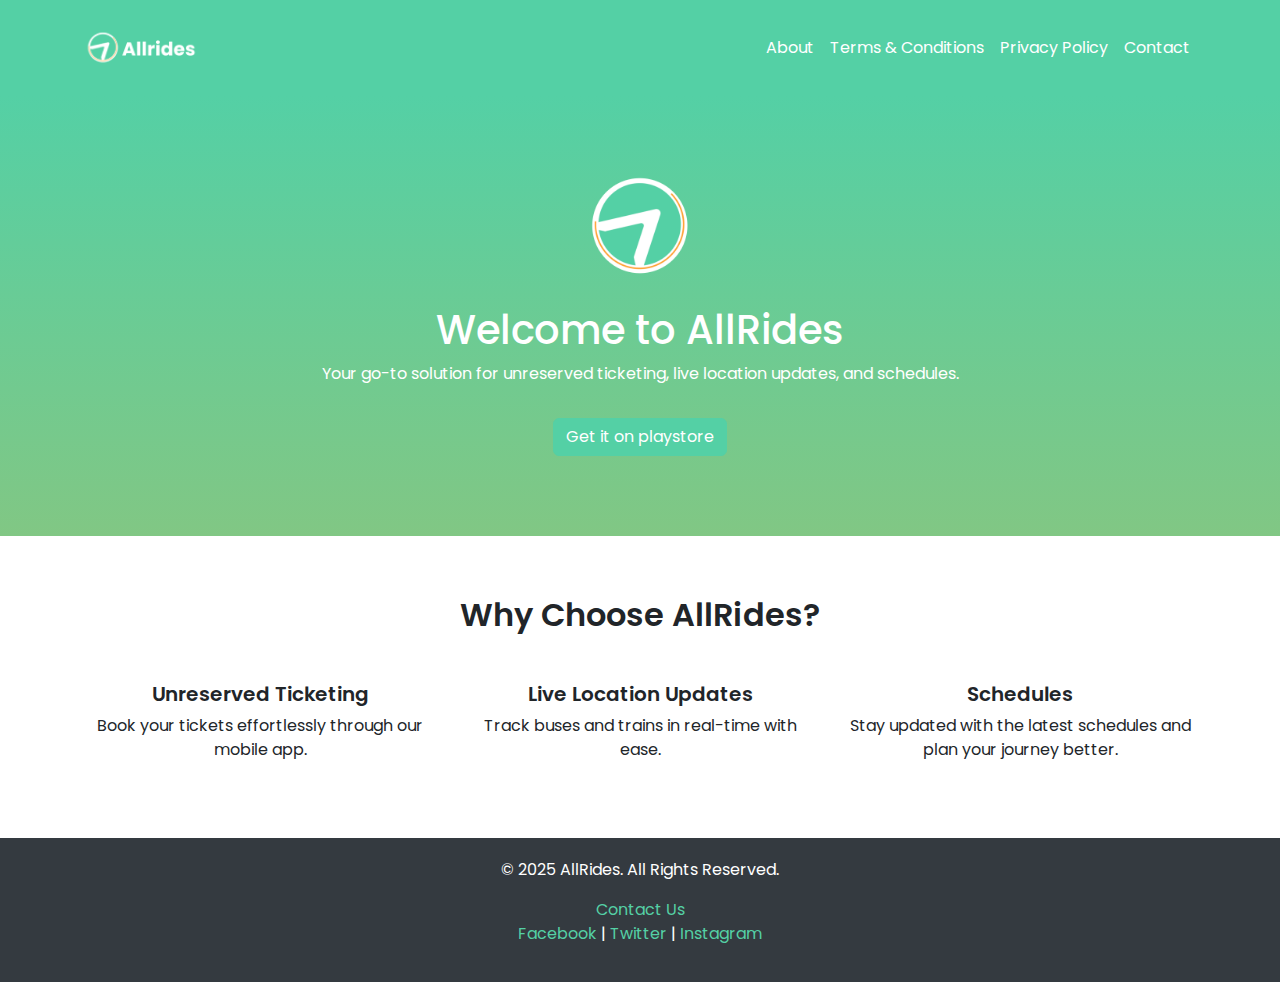
<file: index.html>
<!DOCTYPE html>
<html lang="en">

<head>
    <meta charset="UTF-8">
    <meta name="viewport" content="width=device-width, initial-scale=1.0">
    <title>AllRides - Your easy way around</title>
    <!-- Bootstrap CDN -->
    <link href="https://cdn.jsdelivr.net/npm/bootstrap@5.3.0-alpha3/dist/css/bootstrap.min.css" rel="stylesheet">
    <!-- Google Fonts -->
    <link href="https://fonts.googleapis.com/css2?family=Poppins:wght@400;600&display=swap" rel="stylesheet">
    <link href="style.css" rel="stylesheet">
    <style>
        body {
            font-family: 'Poppins', sans-serif;
        }


        .hero-section {
            background: linear-gradient(to bottom, #54D0A5, #81c784);
            color: white;
            padding: 80px 20px;
            text-align: center;
        }

        .hero-image {
            height: 100px;
            margin-bottom: 30px;
        }

        .features-section {
            padding: 60px 20px;
        }

        .features-section h2 {
            font-weight: 600;
        }

        .footer {
            background-color: #343a40;
            color: white;
            padding: 20px 0;
            text-align: center;
        }

        .footer a {
            color: #54D0A5;
            text-decoration: none;
        }

        .footer a:hover {
            text-decoration: underline;
        }

        .btn-light {
            background-color: #54D0A5;
            border-color: #54D0A5;
            color: white;
        }

        .btn-light:hover {
            background-color: #45b18c;
            border-color: #45b18c;
            color: white;
        }
       .features-section h5{
            font-weight: 600;
        }
    </style>
</head>

<body>
    <!-- Navigation Bar -->
    <nav class="navbar navbar-expand-lg navbar-dark" style="background-color: #54D0A5;">
        <div class="container">
            <a class="navbar-brand" href="https://allrides.in">
                <img src="logo_name_250x150.png" alt="Allrides Logo" class="logo">
            </a>
            <button class="navbar-toggler" type="button" data-bs-toggle="collapse" data-bs-target="#navbarNav"
                aria-controls="navbarNav" aria-expanded="false" aria-label="Toggle navigation">
                <span class="navbar-toggler-icon"></span>
            </button>
            <div class="collapse navbar-collapse" id="navbarNav">
                <ul class="navbar-nav ms-auto">
                    <li class="nav-item">
                        <a class="nav-link" href="https://allrides.in/about">About</a>
                    </li>
                    <li class="nav-item">
                        <a class="nav-link" href="https://allrides.in/terms-and-conditions">Terms & Conditions</a>
                    </li>
                    <li class="nav-item">
                        <a class="nav-link" href="https://allrides.in/privacy-policy">Privacy Policy</a>
                    </li>
                    <li class="nav-item">
                        <a class="nav-link" href="https://allrides.in/contact">Contact</a>
                    </li>
                </ul>
            </div>
        </div>
    </nav>

    <!-- Hero Section -->
    <section class="hero-section">
        <div class="container">
            <img src="logo.png" alt="Allrides Logo" class="hero-image">
            <h1>Welcome to AllRides</h1>
            <p>Your go-to solution for unreserved ticketing, live location updates, and schedules.</p>
            <a href="https://play.google.com/store/apps/details?id=in.transitfolks.allrides&pcampaignid=web_share"
                class="btn btn-light  mt-3">Get it on playstore</a>
        </div>
    </section>

    <!-- Features Section -->
    <section class="features-section">
        <div class="container">
            <h2 class="text-center mb-5">Why Choose AllRides?</h2>
            <div class="row text-center">
                <div class="col-md-4">
                    <!-- <img src="https://via.placeholder.com/100" alt="Unreserved Ticketing" class="mb-3"> -->
                    <h5>Unreserved Ticketing</h5>
                    <p>Book your tickets effortlessly through our mobile app.</p>
                </div>
                <div class="col-md-4">
                    <!-- <img src="https://via.placeholder.com/100" alt="Live Location Updates" class="mb-3"> -->
                    <h5>Live Location Updates</h5>
                    <p>Track buses and trains in real-time with ease.</p>
                </div>
                <div class="col-md-4">
                    <!-- <img src="https://via.placeholder.com/100" alt="Schedules" class="mb-3"> -->
                    <h5>Schedules</h5>
                    <p>Stay updated with the latest schedules and plan your journey better.</p>
                </div>
            </div>
        </div>
    </section>

    <!-- Footer -->
    <footer class="footer">
        <div class="container">
            <p>&copy; 2025 AllRides. All Rights Reserved.</p>
            <p>
                <a href="#contact">Contact Us</a> <br>
                <a href="#">Facebook</a> |
                <a href="#">Twitter</a> |
                <a href="#">Instagram</a>
            </p>
        </div>
    </footer>

    <!-- Bootstrap JS CDN -->
    <script src="https://cdn.jsdelivr.net/npm/bootstrap@5.3.0-alpha3/dist/js/bootstrap.bundle.min.js"></script>
</body>

</html>
</file>
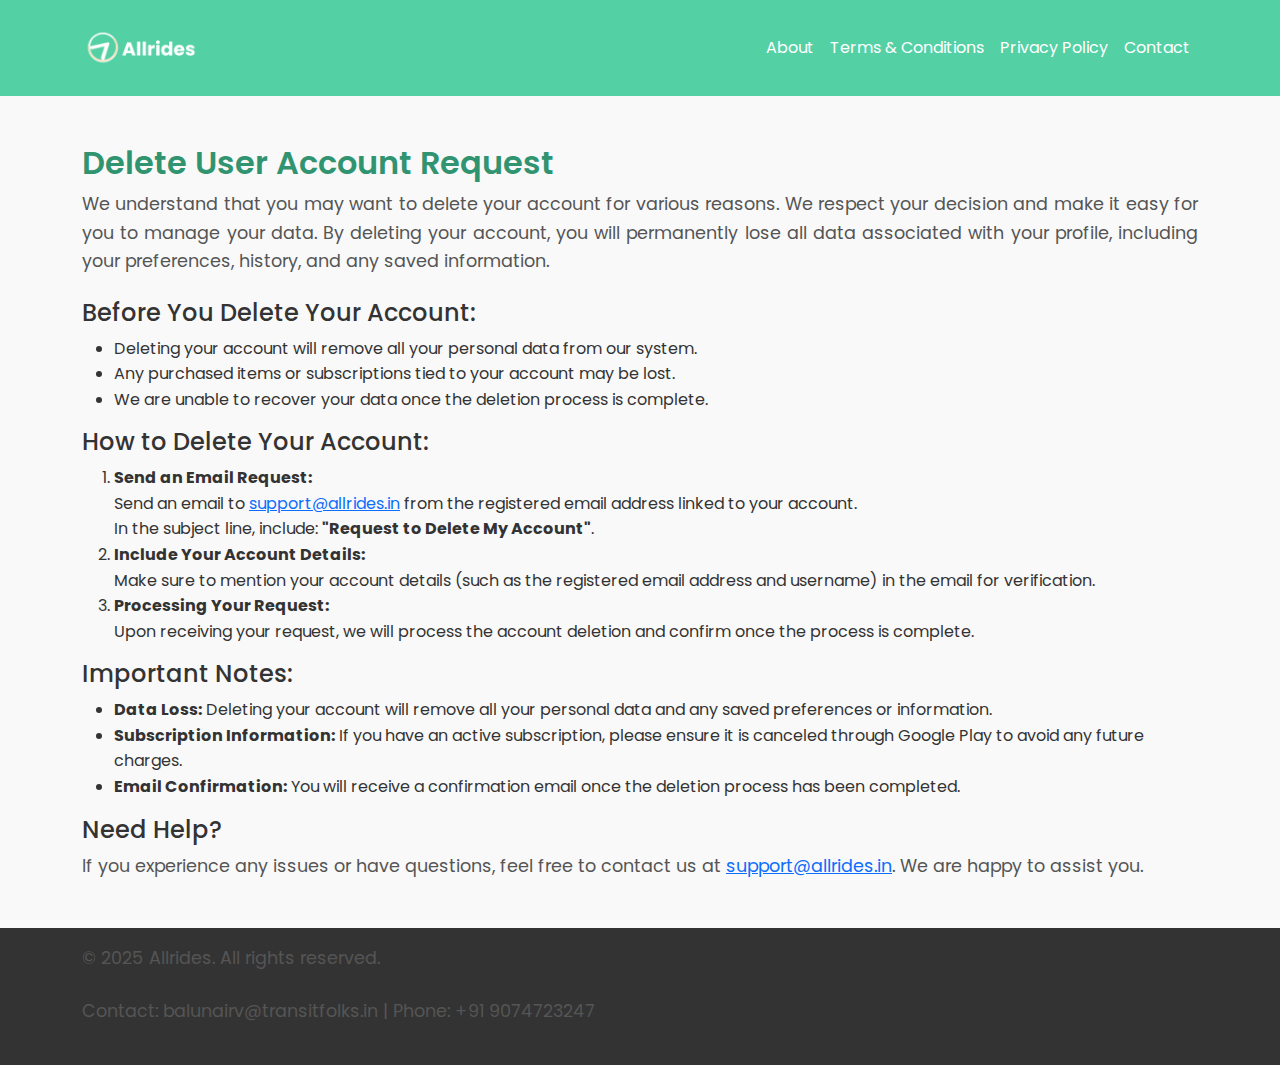
<file: delete.html>
<!DOCTYPE html>
<html lang="en">

<head>
    <meta charset="UTF-8">
    <meta name="viewport" content="width=device-width, initial-scale=1.0">
    <title>Delete user - Allrides</title>
    <!-- Google Fonts -->
    <link href="https://fonts.googleapis.com/css2?family=Poppins:wght@300;400;600;700&display=swap" rel="stylesheet">
    <!-- Bootstrap CSS -->
    <link href="https://cdn.jsdelivr.net/npm/bootstrap@5.3.0-alpha1/dist/css/bootstrap.min.css" rel="stylesheet">
    <link href="style.css" rel="stylesheet">
    <style>
        body {
            font-family: 'Poppins', sans-serif;
            line-height: 1.6;
            background-color: #f9f9f9;
            color: #333;
        }



        h1,
        h2,
        h3 {
            font-weight: 600;
            color: #319471;
        }

        p {
            margin-bottom: 1.5rem;
            font-size: 1.1rem;
            color: #555;
            text-align: justify;
        }
    </style>
</head>

<body>
    <!-- Navigation Bar -->
    <nav class="navbar navbar-expand-lg navbar-dark" style="background-color: #54D0A5;">
        <div class="container">
            <a class="navbar-brand" href="https://allrides.in">
                <img src="logo_name_250x150.png" alt="Allrides Logo" class="logo">
            </a>
            <button class="navbar-toggler" type="button" data-bs-toggle="collapse" data-bs-target="#navbarNav"
                aria-controls="navbarNav" aria-expanded="false" aria-label="Toggle navigation">
                <span class="navbar-toggler-icon"></span>
            </button>
            <div class="collapse navbar-collapse" id="navbarNav">
                <ul class="navbar-nav ms-auto">
                    <li class="nav-item">
                        <a class="nav-link" href="https://allrides.in/about">About</a>
                    </li>
                    <li class="nav-item">
                        <a class="nav-link " href="https://allrides.in/terms-and-conditions">Terms & Conditions</a>
                    </li>
                    <li class="nav-item">
                        <a class="nav-link" href="https://allrides.in/privacy-policy">Privacy Policy</a>
                    </li>
                    <li class="nav-item">
                        <a class="nav-link" href="https://allrides.in/contact">Contact</a>
                    </li>
                </ul>
            </div>
        </div>
    </nav>
    <!-- Main Content Section -->
    <main class="container my-5">

        <!-- Starting of terms and conditions -->

        <h2>Delete User Account Request</h2>

        <p>We understand that you may want to delete your account for various reasons. We respect your decision and make it easy for you to manage your data. By deleting your account, you will permanently lose all data associated with your profile, including your preferences, history, and any saved information.</p>
        
        <h4>Before You Delete Your Account:</h4>
        <ul>
            <li>Deleting your account will remove all your personal data from our system.</li>
            <li>Any purchased items or subscriptions tied to your account may be lost.</li>
            <li>We are unable to recover your data once the deletion process is complete.</li>
        </ul>
        
        <h4>How to Delete Your Account:</h4>
        <ol>
            <li><strong>Send an Email Request:</strong><br>
                Send an email to <a href="mailto:support@allrides.in">support@allrides.in</a> from the registered email address linked to your account.<br>
                In the subject line, include: <strong>"Request to Delete My Account"</strong>.
            </li>
            <li><strong>Include Your Account Details:</strong><br>
                Make sure to mention your account details (such as the registered email address and username) in the email for verification.
            </li>
            <li><strong>Processing Your Request:</strong><br>
                Upon receiving your request, we will process the account deletion and confirm once the process is complete.
            </li>
        </ol>
        
        <h4>Important Notes:</h4>
        <ul>
            <li><strong>Data Loss:</strong> Deleting your account will remove all your personal data and any saved preferences or information.</li>
            <li><strong>Subscription Information:</strong> If you have an active subscription, please ensure it is canceled through Google Play to avoid any future charges.</li>
            <li><strong>Email Confirmation:</strong> You will receive a confirmation email once the deletion process has been completed.</li>
        </ul>
        
        <h4>Need Help?</h4>
        <p>If you experience any issues or have questions, feel free to contact us at <a href="mailto:support@allrides.in">support@allrides.in</a>. We are happy to assist you.</p>
        




    </main>

    <!-- Footer Section -->
    <footer class="py-3">
        <div class="container text-center">
            <p>© 2025 Allrides. All rights reserved.</p>
            <p>Contact: <a href="mailto:balunairv@transitfolks.in">balunairv@transitfolks.in</a> | Phone: +91 9074723247
            </p>
        </div>
    </footer>

    <!-- Bootstrap JS -->
    <script src="https://cdn.jsdelivr.net/npm/bootstrap@5.3.0-alpha1/dist/js/bootstrap.bundle.min.js"></script>
</body>

</html>
</file>
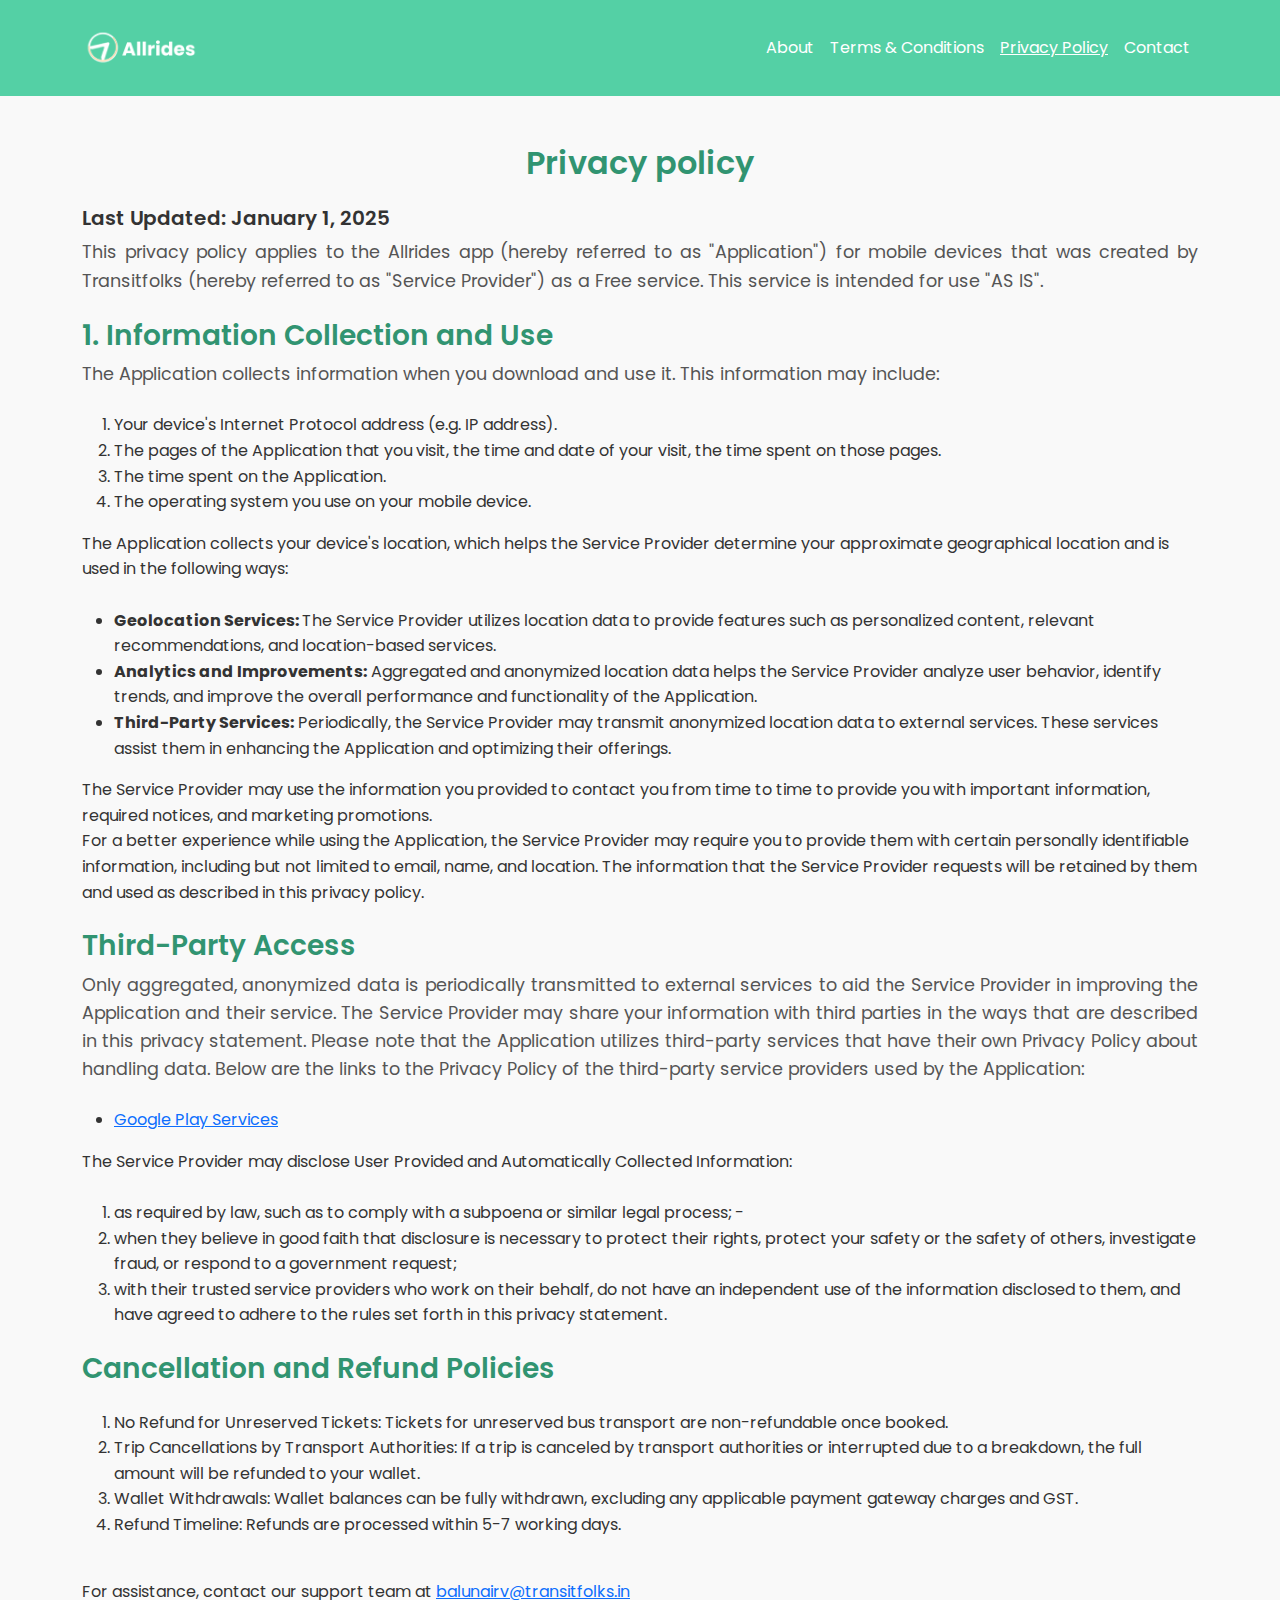
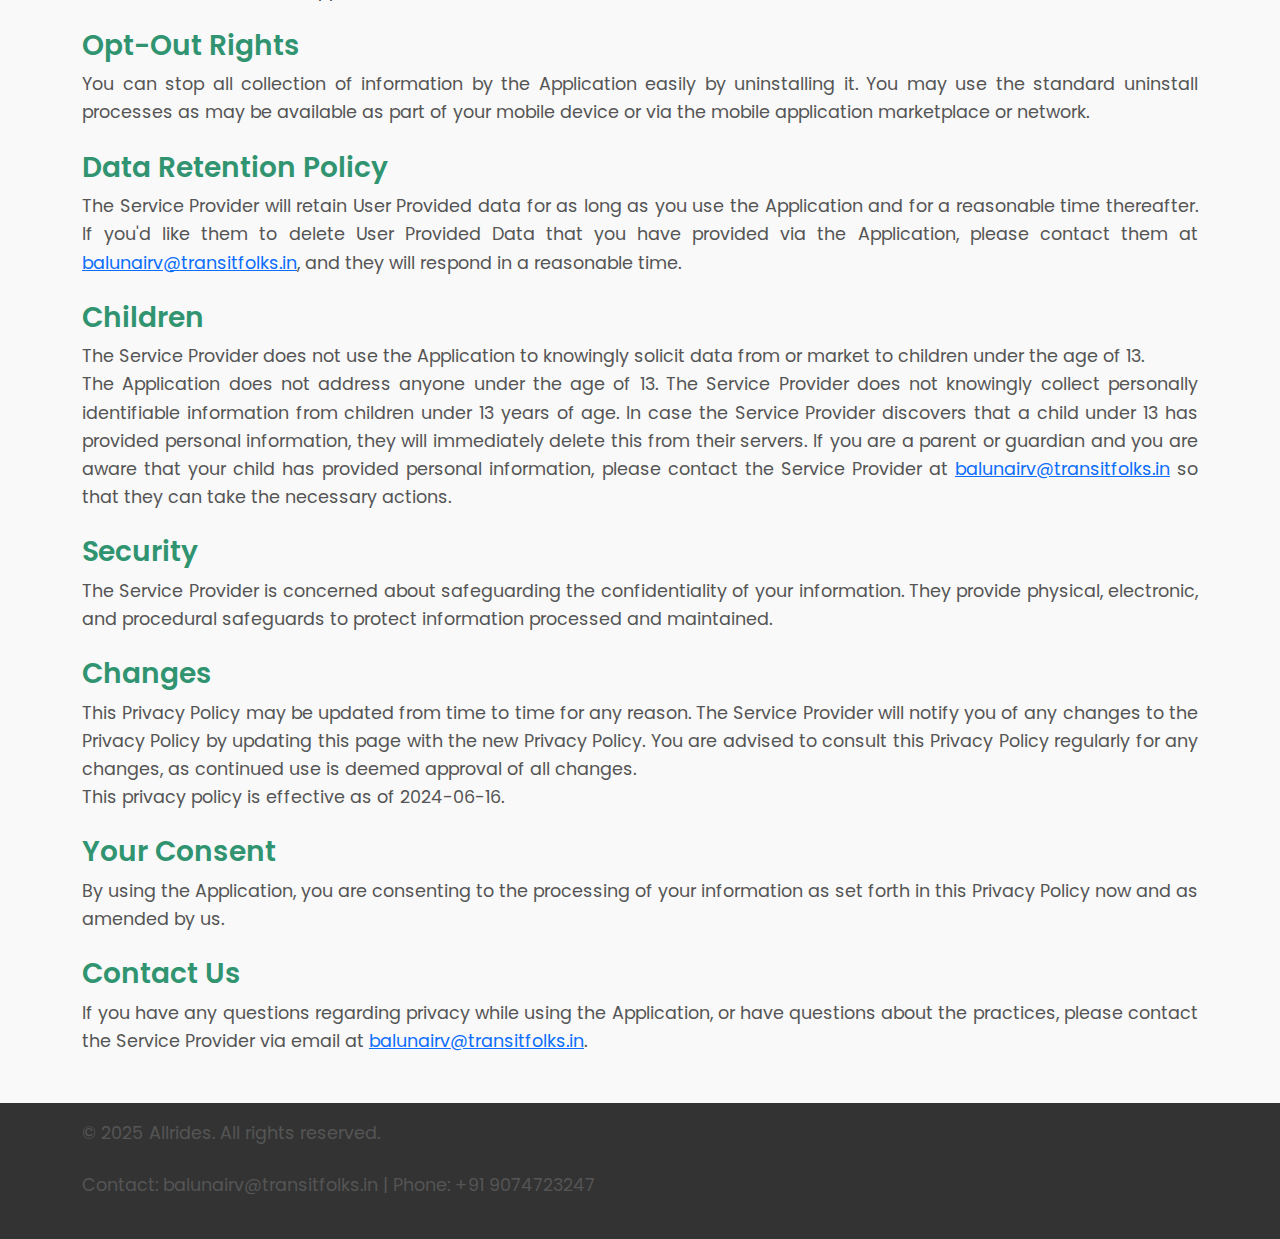
<file: privacy-policy.html>
<!DOCTYPE html>
<html lang="en">

<head>
    <meta charset="UTF-8">
    <meta name="viewport" content="width=device-width, initial-scale=1.0">
    <title>Privacy Policy - Allrides</title>
    <!-- Google Fonts -->
    <link href="https://fonts.googleapis.com/css2?family=Poppins:wght@300;400;600;700&display=swap" rel="stylesheet">
    <!-- Bootstrap CSS -->
    <link href="https://cdn.jsdelivr.net/npm/bootstrap@5.3.0-alpha1/dist/css/bootstrap.min.css" rel="stylesheet">
    <link href="style.css" rel="stylesheet">
    <style>
        body {
            font-family: 'Poppins', sans-serif;
            line-height: 1.6;
            background-color: #f9f9f9;
            color: #333;
        }



        h1,
        h2,
        h3 {
            font-weight: 600;
            color: #319471;
        }

        p {
            margin-bottom: 1.5rem;
            font-size: 1.1rem;
            color: #555;
            text-align: justify;
        }
    </style>
</head>

<body>
    <!-- Navigation Bar -->
    <nav class="navbar navbar-expand-lg navbar-dark" style="background-color: #54D0A5;">
        <div class="container">
            <a class="navbar-brand" href="https://allrides.in">
                <img src="logo_name_250x150.png" alt="Allrides Logo" class="logo">
            </a>
            <button class="navbar-toggler" type="button" data-bs-toggle="collapse" data-bs-target="#navbarNav"
                aria-controls="navbarNav" aria-expanded="false" aria-label="Toggle navigation">
                <span class="navbar-toggler-icon"></span>
            </button>
            <div class="collapse navbar-collapse" id="navbarNav">
                <ul class="navbar-nav ms-auto">
                    <li class="nav-item">
                        <a class="nav-link" href="https://allrides.in/about">About</a>
                    </li>
                    <li class="nav-item">
                        <a class="nav-link" href="https://allrides.in/terms-and-conditions">Terms &
                            Conditions</a>
                    </li>
                    <li class="nav-item  navbar-active">
                        <a class="nav-link" href="https://allrides.in/privacy-policy">Privacy Policy</a>
                    </li>
                    <li class="nav-item">
                        <a class="nav-link" href="https://allrides.in/contact">Contact</a>
                    </li>
                </ul>
            </div>
        </div>
    </nav>
    <!-- Main Content Section -->
    <main class="container my-5">

        <!-- Starting of privacy policy -->

        <h2 class="text-center mb-4">Privacy policy</h2>



        <h5 style="font-weight: 600;">Last Updated: January 1, 2025</h3>

            <p>This privacy policy applies to the Allrides app (hereby referred to as "Application") for mobile devices
                that was created by Transitfolks (hereby referred to as "Service Provider") as a Free service. This
                service is intended for use "AS IS".</p>

            <h3> 1. Information Collection and Use
            </h3>
            <p> The Application collects information when you download and use it. This information may include:
                <br>
            <ol>
                <li>Your device's Internet Protocol address (e.g. IP address).</li>
                <li>The pages of the Application that you visit, the time and date of your visit, the time spent on
                    those pages.</li>
                <li>The time spent on the Application.</li>
                <li>The operating system you use on your mobile device.</li>
            </ol>

            The Application collects your device's location, which helps the Service Provider determine your approximate
            geographical location and is used in the following ways: <br> <br>

            <ul>
                <li>
                    <b>Geolocation Services: </b>The Service Provider utilizes location data to provide features such as
                    personalized
                    content, relevant recommendations, and location-based services.
                </li>
                <li>
                    <b>Analytics and Improvements:</b> Aggregated and anonymized location data helps the Service
                    Provider analyze
                    user behavior, identify trends, and improve the overall performance and functionality of the
                    Application.
                </li>
                <li>
                    <b>Third-Party Services:</b> Periodically, the Service Provider may transmit anonymized location
                    data to
                    external
                    services. These services assist them in enhancing the Application and optimizing their offerings.
                </li>
            </ul>
            The Service Provider may use the information you provided to contact you from time to time to provide you
            with important information, required notices, and marketing promotions. <br>

            For a better experience while using the Application, the Service Provider may require you to provide them
            with certain personally identifiable information, including but not limited to email, name, and location.
            The information that the Service Provider requests will be retained by them and used as described in this
            privacy policy.
            </p>
            <h3>Third-Party Access</h3>
            <P>Only aggregated, anonymized data is periodically transmitted to external services to aid the Service
                Provider in improving the Application and their service. The Service Provider may share your information
                with third parties in the ways that are described in this privacy statement.

                Please note that the Application utilizes third-party services that have their own Privacy Policy about
                handling data. Below are the links to the Privacy Policy of the third-party service providers used by
                the Application:
                <br>
            <ul>
                <li>
                    <a href="https://www.google.com/policies/privacy/"> Google Play Services</a>
                </li>
            </ul>

            The Service Provider may disclose User Provided and Automatically Collected Information:
            <br> <br>
            <ol>
                <li>
                    as required by law, such as to comply with a subpoena or similar legal process;
                    -

                </li>
                <li>
                    when they believe in good faith that disclosure is necessary to protect their rights, protect your
                    safety or the safety of others, investigate fraud, or respond to a government request;
                </li>
                <li>
                    with their trusted service providers who work on their behalf, do not have an independent use of the
                    information disclosed to them, and have agreed to adhere to the rules set forth in this privacy
                    statement.

                </li>
            </ol>
            </P>

            <h3>Cancellation and Refund Policies </h3>
            <p>
            <ol>
                <li>
                    No Refund for Unreserved Tickets: Tickets for unreserved bus transport are non-refundable once
                    booked.

                </li>
                <li>
                    Trip Cancellations by Transport Authorities: If a trip is canceled by transport authorities or
                    interrupted due to a breakdown, the full amount will be refunded to your wallet.

                </li>
                <li>Wallet Withdrawals: Wallet balances can be fully withdrawn, excluding any applicable payment
                    gateway charges and GST.
                </li>
                <li>
                    Refund Timeline: Refunds are processed within 5-7 working days.

                </li>
            </ol>
            <br>For assistance, contact our support team at
            <a href="mailto:balunairv@transitfolks.in"> balunairv@transitfolks.in</a>
            </p>

            <h3> Opt-Out Rights </h3>
            <p> You can stop all collection of information by the Application easily by uninstalling it. You may use the
                standard uninstall processes as may be available as part of your mobile device or via the mobile
                application marketplace or network.
            </p>

            <h3>Data Retention Policy
            </h3>
            <p>The Service Provider will retain User Provided data for as long as you use the Application and for a
                reasonable time thereafter. If you'd like them to delete User Provided Data that you have provided via
                the Application, please contact them at <a href="mailto:balunairv@transitfolks.in">
                    balunairv@transitfolks.in</a>, and they
                will respond in a reasonable time.
            </p>

            <h3>Children


            </h3>
            <p>The Service Provider does not use the Application to knowingly solicit data from or market to children
                under the age of 13.<br>
                The Application does not address anyone under the age of 13. The Service Provider does not knowingly
                collect personally identifiable information from children under 13 years of age. In case the Service
                Provider discovers that a child under 13 has provided personal information, they will immediately delete
                this from their servers. If you are a parent or guardian and you are aware that your child has provided
                personal information, please contact the Service Provider at
                <a href="mailto:balunairv@transitfolks.in"> balunairv@transitfolks.in</a> so that they can take the
                necessary actions.
            </p>

            <h3>Security
            </h3>
            <p>The Service Provider is concerned about safeguarding the confidentiality of your information. They
                provide physical, electronic, and procedural safeguards to protect information processed and maintained.
            </p>

            <h3>
                Changes
            </h3>
            <p>This Privacy Policy may be updated from time to time for any reason. The Service Provider will notify you
                of any changes to the Privacy Policy by updating this page with the new Privacy Policy. You are advised
                to consult this Privacy Policy regularly for any changes, as continued use is deemed approval of all
                changes.
                <br>This privacy policy is effective as of 2024-06-16.
            </p>

            <h3> Your Consent</h3>
            <p>By using the Application, you are consenting to the processing of your information as set forth in this
                Privacy Policy now and as amended by us.
            </p>

            <h3> Contact Us</h3>
            <p>If you have any questions regarding privacy while using the Application, or have questions about the
                practices, please contact the Service Provider via email at
                <a href="mailto:balunairv@transitfolks.in"> balunairv@transitfolks.in</a>.
            </p>

    </main>

    <!-- Footer Section -->
    <footer class="py-3">
        <div class="container text-center">
            <p>© 2025 Allrides. All rights reserved.</p>
            <p>Contact: <a href="mailto:balunairv@transitfolks.in">balunairv@transitfolks.in</a> | Phone: +91 9074723247
            </p>
        </div>
    </footer>

    <!-- Bootstrap JS -->
    <script src="https://cdn.jsdelivr.net/npm/bootstrap@5.3.0-alpha1/dist/js/bootstrap.bundle.min.js"></script>
</body>

</html>
</file>
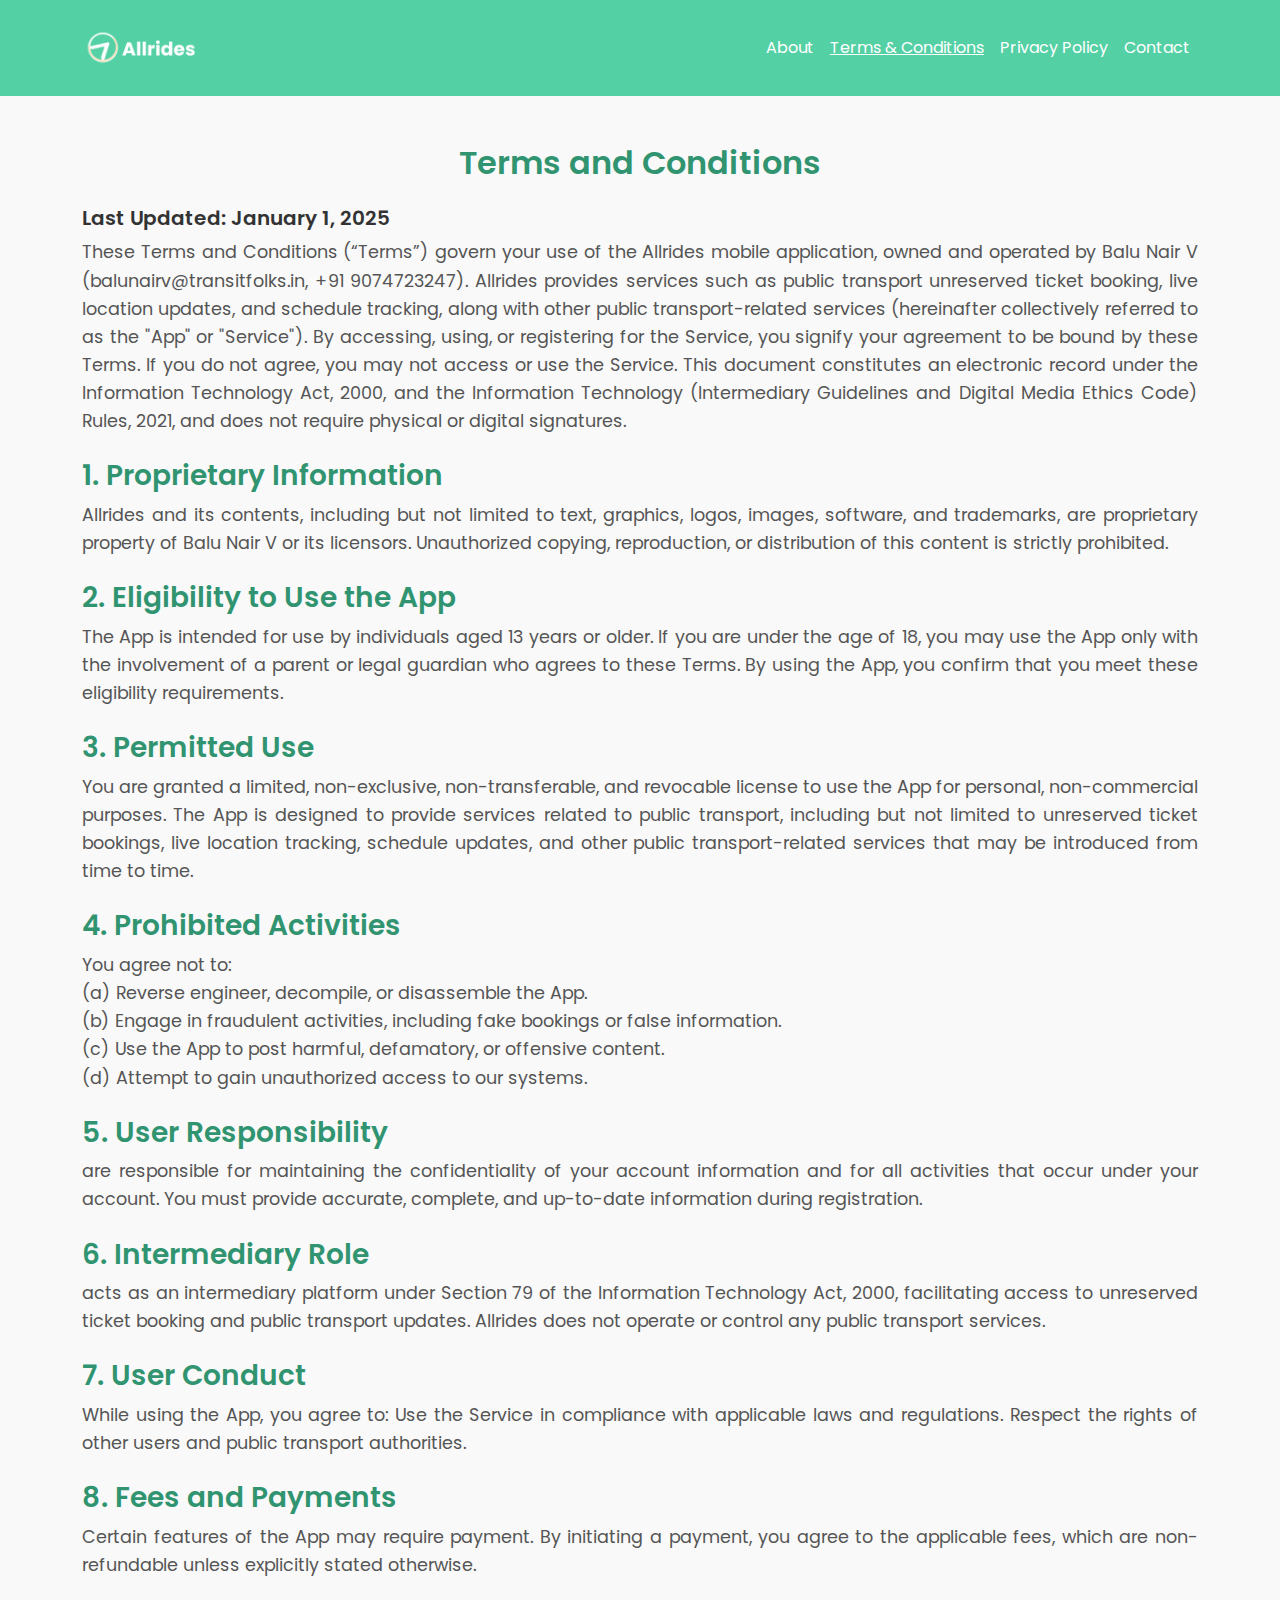
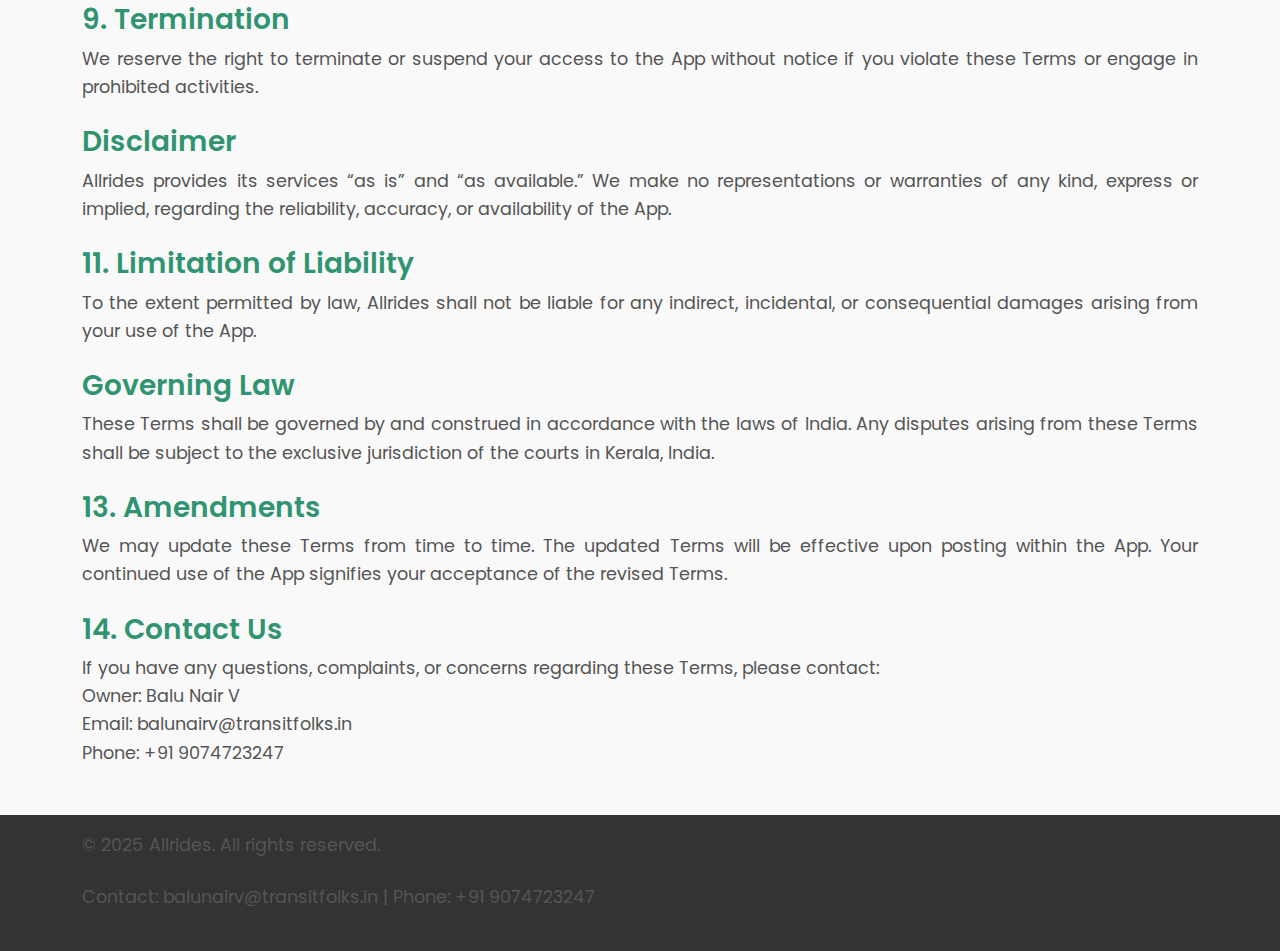
<file: terms-and-conditions.html>
<!DOCTYPE html>
<html lang="en">

<head>
    <meta charset="UTF-8">
    <meta name="viewport" content="width=device-width, initial-scale=1.0">
    <title>Terms and Conditions - Allrides</title>
    <!-- Google Fonts -->
    <link href="https://fonts.googleapis.com/css2?family=Poppins:wght@300;400;600;700&display=swap" rel="stylesheet">
    <!-- Bootstrap CSS -->
    <link href="https://cdn.jsdelivr.net/npm/bootstrap@5.3.0-alpha1/dist/css/bootstrap.min.css" rel="stylesheet">
    <link href="style.css" rel="stylesheet">
    <style>
        body {
            font-family: 'Poppins', sans-serif;
            line-height: 1.6;
            background-color: #f9f9f9;
            color: #333;
        }



        h1,
        h2,
        h3 {
            font-weight: 600;
            color: #319471;
        }

        p {
            margin-bottom: 1.5rem;
            font-size: 1.1rem;
            color: #555;
            text-align: justify;
        }

        

        
    </style>
</head>

<body>
    <!-- Navigation Bar -->
    <nav class="navbar navbar-expand-lg navbar-dark" style="background-color: #54D0A5;">
        <div class="container">
            <a class="navbar-brand" href="https://allrides.in">
                <img src="logo_name_250x150.png" alt="Allrides Logo" class="logo">
            </a>
            <button class="navbar-toggler" type="button" data-bs-toggle="collapse" data-bs-target="#navbarNav"
                aria-controls="navbarNav" aria-expanded="false" aria-label="Toggle navigation">
                <span class="navbar-toggler-icon"></span>
            </button>
            <div class="collapse navbar-collapse" id="navbarNav">
                <ul class="navbar-nav ms-auto">
                    <li class="nav-item">
                        <a class="nav-link" href="https://allrides.in/about">About</a>
                    </li>
                    <li class="nav-item">
                        <a class="nav-link navbar-active" href="https://allrides.in/terms-and-conditions">Terms & Conditions</a>
                    </li>
                    <li class="nav-item">
                        <a class="nav-link" href="https://allrides.in/privacy-policy">Privacy Policy</a>
                    </li>
                    <li class="nav-item">
                        <a class="nav-link" href="https://allrides.in/contact">Contact</a>
                    </li>
                </ul>
            </div>
        </div>
    </nav>
    <!-- Main Content Section -->
    <main class="container my-5">

        <!-- Starting of terms and conditions -->

        <h2 class="text-center mb-4">Terms and Conditions</h2>



        <h5 style="font-weight: 600;">Last Updated: January 1, 2025</h3>

            <p>These Terms and Conditions (“Terms”) govern your use of the Allrides mobile application, owned and
                operated by
                Balu Nair V (balunairv@transitfolks.in, +91 9074723247). Allrides provides services such as public
                transport
                unreserved ticket booking, live location updates, and schedule tracking, along with other public
                transport-related services (hereinafter collectively referred to as the "App" or "Service").

                By accessing, using, or registering for the Service, you signify your agreement to be bound by these
                Terms. If
                you do not agree, you may not access or use the Service.

                This document constitutes an electronic record under the Information Technology Act, 2000, and the
                Information
                Technology (Intermediary Guidelines and Digital Media Ethics Code) Rules, 2021, and does not require
                physical or
                digital signatures. </p>

            <h3> 1. Proprietary Information </h3>
            <p> Allrides and its contents, including but not limited to text, graphics, logos, images, software, and
                trademarks,
                are proprietary property of Balu Nair V or its licensors. Unauthorized copying, reproduction, or
                distribution of
                this content is strictly prohibited.</p>

            <h3>2. Eligibility to Use the App</h3>
            <p> The App is intended for use by individuals aged 13 years or older. If you are under the age of 18, you
                may use
                the App only with the involvement of a parent or legal guardian who agrees to these Terms. By using the
                App, you
                confirm that you meet these eligibility requirements. </p>

            <h3> 3. Permitted Use</h3>
            <p>You are granted a limited, non-exclusive, non-transferable, and revocable license to use the App for
                personal,
                non-commercial purposes. The App is designed to provide services related to public transport, including
                but not
                limited to unreserved ticket bookings, live location tracking, schedule updates, and other public
                transport-related services that may be introduced from time to time. </p>

            <h3> 4. Prohibited Activities </h3>
            <p> You agree not to: <br>
                (a) Reverse engineer, decompile, or disassemble the App. <br>
                (b) Engage in fraudulent activities, including fake bookings or false information. <br>
                (c) Use the App to post harmful, defamatory, or offensive content. <br>
                (d) Attempt to gain unauthorized access to our systems.</p>

            <h3> 5. User Responsibility </h3>
            <p> are responsible for maintaining the confidentiality of your account information and for all activities
                that
                occur under your account. You must provide accurate, complete, and up-to-date information during
                registration.</p>

            <h3>6. Intermediary Role</h3>
            <p>acts as an intermediary platform under Section 79 of the Information Technology Act, 2000, facilitating
                access to unreserved ticket booking and public transport updates. Allrides does not operate or control
                any
                public transport services.</p>

            <h3> 7. User Conduct </h3>
            <p>While using the App, you agree to:

                Use the Service in compliance with applicable laws and regulations.
                Respect the rights of other users and public transport authorities.</p>
            <h3> 8. Fees and Payments</h3>
            <p>Certain features of the App may require payment. By initiating a payment, you agree to the applicable
                fees,
                which are non-refundable unless explicitly stated otherwise.</p>

            <h3> 9. Termination </h3>
            <p> We reserve the right to terminate or suspend your access to the App without notice if you violate these
                Terms or
                engage in prohibited activities. </p>

            <h3> Disclaimer</h3>
            <p>Allrides provides its services “as is” and “as available.” We make no representations or warranties of
                any kind,
                express or implied, regarding the reliability, accuracy, or availability of the App.</p>

            <h3>11. Limitation of Liability</h3>
            <p>To the extent permitted by law, Allrides shall not be liable for any indirect, incidental, or
                consequential
                damages arising from your use of the App.</p>

            <h3> Governing Law</h3>
            <p> These Terms shall be governed by and construed in accordance with the laws of India. Any disputes
                arising from
                these Terms shall be subject to the exclusive jurisdiction of the courts in Kerala, India.</p>

            <h3> 13. Amendments</h3>
            <p>We may update these Terms from time to time. The updated Terms will be effective upon posting within the
                App.
                Your continued use of the App signifies your acceptance of the revised Terms.</p>

            <h3>14. Contact Us</h3>
            <p>If you have any questions, complaints, or concerns regarding these Terms, please contact: <br>

                Owner: Balu Nair V <br>
                Email: balunairv@transitfolks.in <br>
                Phone: +91 9074723247</p>



    </main>

    <!-- Footer Section -->
    <footer class="py-3">
        <div class="container text-center">
            <p>© 2025 Allrides. All rights reserved.</p>
            <p>Contact: <a href="mailto:balunairv@transitfolks.in">balunairv@transitfolks.in</a> | Phone: +91 9074723247
            </p>
        </div>
    </footer>

    <!-- Bootstrap JS -->
    <script src="https://cdn.jsdelivr.net/npm/bootstrap@5.3.0-alpha1/dist/js/bootstrap.bundle.min.js"></script>
</body>

</html>
</file>
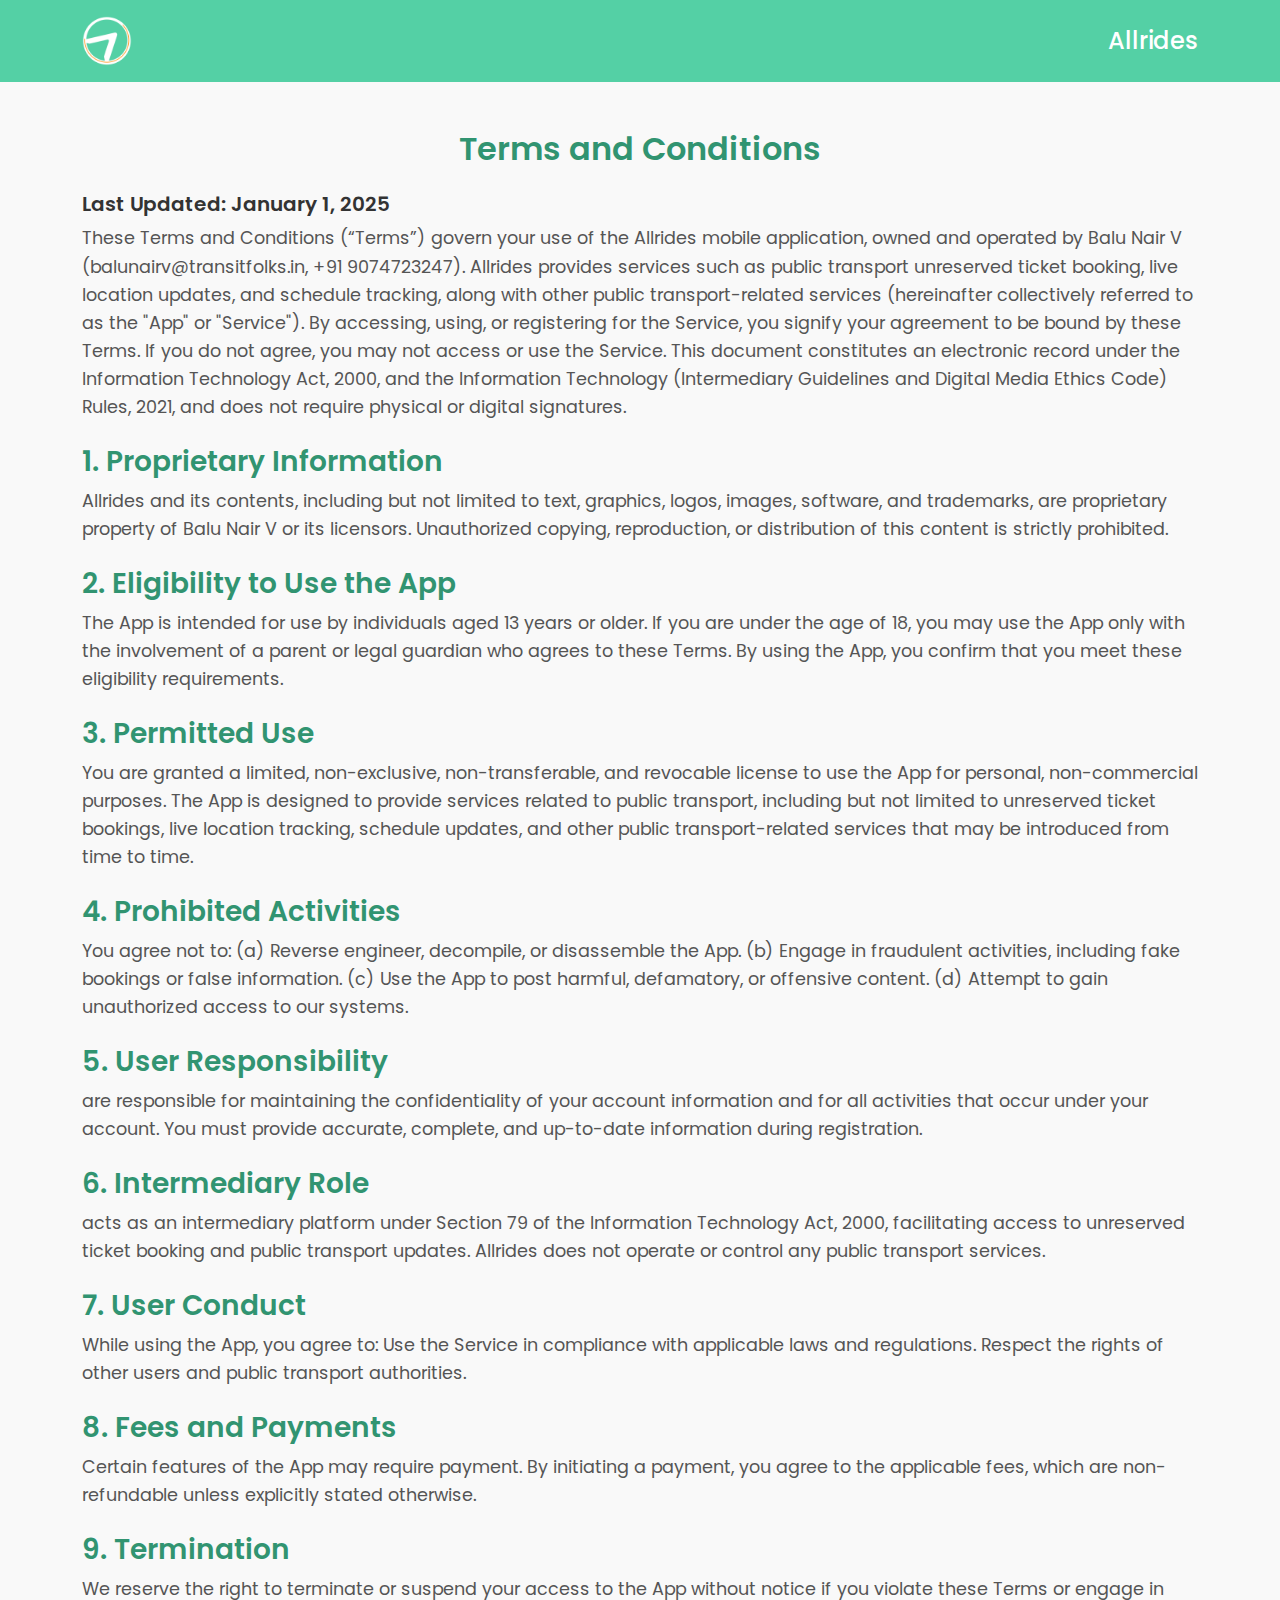
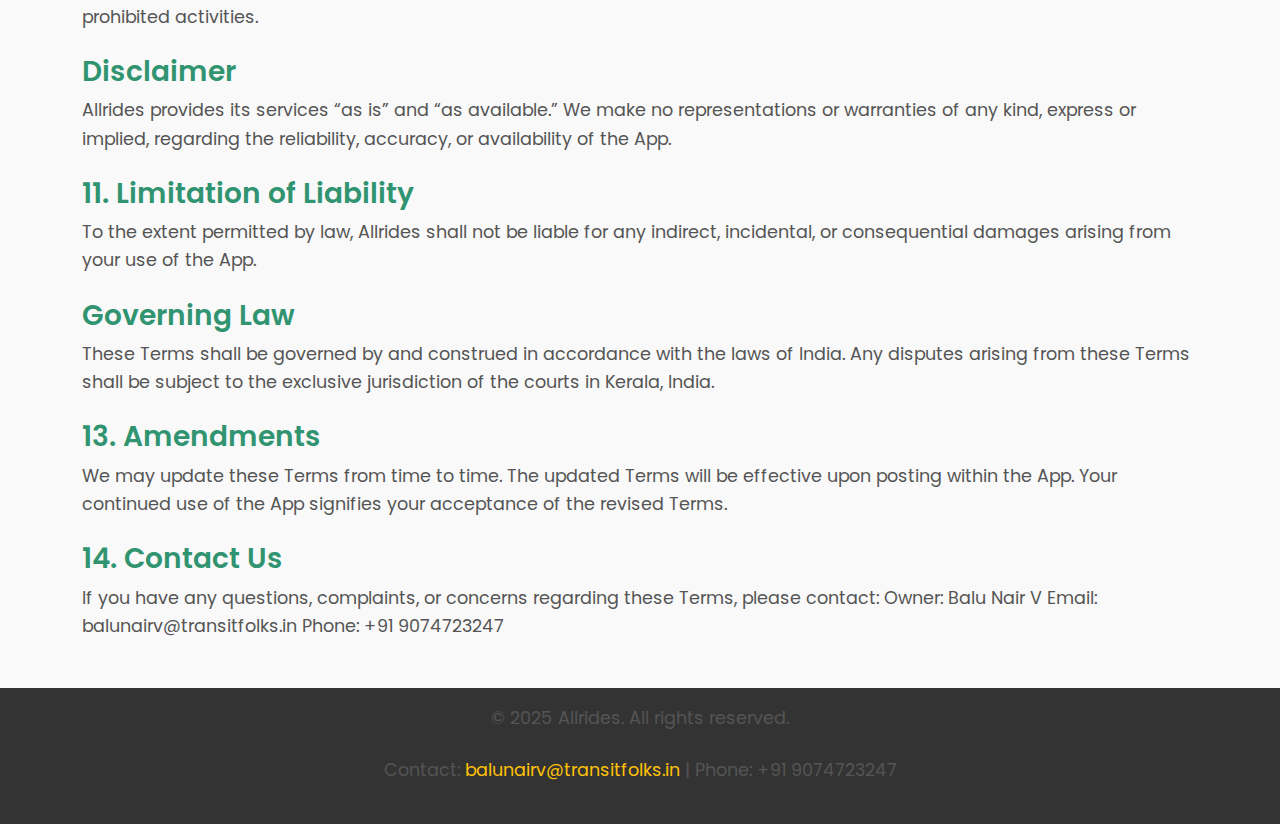
<file: termsandconditions.html>
<!DOCTYPE html>
<html lang="en">

<head>
    <meta charset="UTF-8">
    <meta name="viewport" content="width=device-width, initial-scale=1.0">
    <title>Terms and Conditions - Allrides</title>
    <!-- Google Fonts -->
    <link href="https://fonts.googleapis.com/css2?family=Poppins:wght@300;400;600;700&display=swap" rel="stylesheet">
    <!-- Bootstrap CSS -->
    <link href="https://cdn.jsdelivr.net/npm/bootstrap@5.3.0-alpha1/dist/css/bootstrap.min.css" rel="stylesheet">
    <style>

       
        body {
            font-family: 'Poppins', sans-serif;
            line-height: 1.6;
            background-color: #f9f9f9;
            color: #333;
        }

        header {
            background-color: #54D0A5;
            color: #fff;
            position:sticky;
        }

        header .logo {
            height: 50px;
        }

        h1,
        h2,
        h3 {
            font-weight: 600;
            color: #319471;
        }

        p {
            margin-bottom: 1.5rem;
            font-size: 1.1rem;
            color: #555;
        }

        footer {
            background-color: #333;
            color: #fff;
        }

        footer a {
            color: #ffc107;
            text-decoration: none;
        }

        footer a:hover {
            text-decoration: underline;
        }
    </style>
</head>

<body>
    <!-- Header Section -->
    <header class="py-3">
        <div class="container d-flex align-items-center justify-content-between">
            <img src="logo.png" alt="Allrides Logo" class="logo">
            <h1 class="h4 mb-0">Allrides</h1>
        </div>
    </header>

    <!-- Main Content Section -->
    <main class="container my-5">

        <!-- Starting of terms and conditions -->

        <h2 class="text-center mb-4">Terms and Conditions</h2>



        <h5 style="font-weight: 600;">Last Updated: January 1, 2025</h3>

            <p>These Terms and Conditions (“Terms”) govern your use of the Allrides mobile application, owned and
                operated by
                Balu Nair V (balunairv@transitfolks.in, +91 9074723247). Allrides provides services such as public
                transport
                unreserved ticket booking, live location updates, and schedule tracking, along with other public
                transport-related services (hereinafter collectively referred to as the "App" or "Service").

                By accessing, using, or registering for the Service, you signify your agreement to be bound by these
                Terms. If
                you do not agree, you may not access or use the Service.

                This document constitutes an electronic record under the Information Technology Act, 2000, and the
                Information
                Technology (Intermediary Guidelines and Digital Media Ethics Code) Rules, 2021, and does not require
                physical or
                digital signatures. </p>

            <h3> 1. Proprietary Information </h3>
            <p> Allrides and its contents, including but not limited to text, graphics, logos, images, software, and
                trademarks,
                are proprietary property of Balu Nair V or its licensors. Unauthorized copying, reproduction, or
                distribution of
                this content is strictly prohibited.</p>

            <h3>2. Eligibility to Use the App</h3>
            <p> The App is intended for use by individuals aged 13 years or older. If you are under the age of 18, you
                may use
                the App only with the involvement of a parent or legal guardian who agrees to these Terms. By using the
                App, you
                confirm that you meet these eligibility requirements. </p>

            <h3> 3. Permitted Use</h3>
            <p>You are granted a limited, non-exclusive, non-transferable, and revocable license to use the App for
                personal,
                non-commercial purposes. The App is designed to provide services related to public transport, including
                but not
                limited to unreserved ticket bookings, live location tracking, schedule updates, and other public
                transport-related services that may be introduced from time to time. </p>

            <h3> 4. Prohibited Activities </h3>
            <p> You agree not to:
                (a) Reverse engineer, decompile, or disassemble the App.
                (b) Engage in fraudulent activities, including fake bookings or false information.
                (c) Use the App to post harmful, defamatory, or offensive content.
                (d) Attempt to gain unauthorized access to our systems.</p>

            <h3> 5. User Responsibility </h3>
            <p> are responsible for maintaining the confidentiality of your account information and for all activities
                that
                occur under your account. You must provide accurate, complete, and up-to-date information during
                registration.</p>

            <h3>6. Intermediary Role</h3>
            <p>acts as an intermediary platform under Section 79 of the Information Technology Act, 2000, facilitating
                access to unreserved ticket booking and public transport updates. Allrides does not operate or control
                any
                public transport services.</p>

            <h3> 7. User Conduct </h3>
            <p>While using the App, you agree to:

                Use the Service in compliance with applicable laws and regulations.
                Respect the rights of other users and public transport authorities.</p>
            <h3> 8. Fees and Payments</h3>
            <p>Certain features of the App may require payment. By initiating a payment, you agree to the applicable
                fees,
                which are non-refundable unless explicitly stated otherwise.</p>

            <h3> 9. Termination </h3>
            <p> We reserve the right to terminate or suspend your access to the App without notice if you violate these
                Terms or
                engage in prohibited activities. </p>

            <h3> Disclaimer</h3>
            <p>Allrides provides its services “as is” and “as available.” We make no representations or warranties of
                any kind,
                express or implied, regarding the reliability, accuracy, or availability of the App.</p>

            <h3>11. Limitation of Liability</h3>
            <p>To the extent permitted by law, Allrides shall not be liable for any indirect, incidental, or
                consequential
                damages arising from your use of the App.</p>

            <h3> Governing Law</h3>
            <p> These Terms shall be governed by and construed in accordance with the laws of India. Any disputes
                arising from
                these Terms shall be subject to the exclusive jurisdiction of the courts in Kerala, India.</p>

            <h3> 13. Amendments</h3>
            <p>We may update these Terms from time to time. The updated Terms will be effective upon posting within the
                App.
                Your continued use of the App signifies your acceptance of the revised Terms.</p>

            <h3>14. Contact Us</h3>
            <p>If you have any questions, complaints, or concerns regarding these Terms, please contact:

                Owner: Balu Nair V
                Email: balunairv@transitfolks.in
                Phone: +91 9074723247</p>



    </main>

    <!-- Footer Section -->
    <footer class="py-3">
        <div class="container text-center">
            <p>© 2025 Allrides. All rights reserved.</p>
            <p>Contact: <a href="mailto:balunairv@transitfolks.in">balunairv@transitfolks.in</a> | Phone: +91 9074723247
            </p>
        </div>
    </footer>

    <!-- Bootstrap JS -->
    <script src="https://cdn.jsdelivr.net/npm/bootstrap@5.3.0-alpha1/dist/js/bootstrap.bundle.min.js"></script>
</body>

</html>
</file>
<file: style.css>
.navbar-brand {
    font-weight: 600;
}

.nav-link{
    color: white;
}

.logo{
    height: 70px;
}

.navbar-active {
    text-decoration: underline;
    text-decoration-color: white;
    pointer-events: none;
    
}

footer {
    background-color: #333;
    color: #fff;
}

footer a {
    color: #555;
    text-decoration: none;
}

footer a:hover {
    text-decoration: underline;
}
</file>
